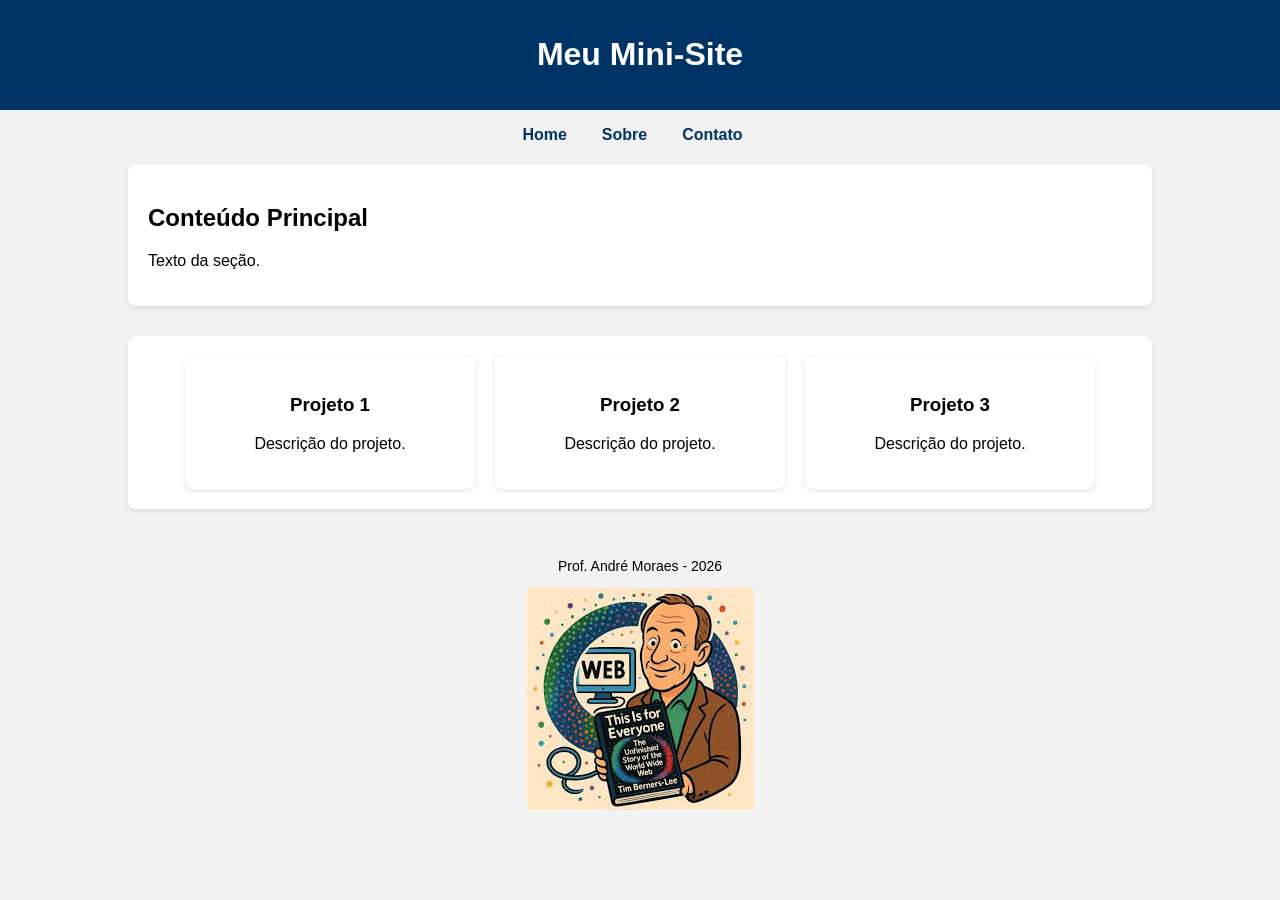
<file: roteiro-4/index.html>
<!DOCTYPE html>
<html lang="pt-BR">

<head>
    <meta charset="UTF-8">
    <meta name="viewport" content="width=device-width, initial-scale=1.0">
    <title>Mini-site</title>
    <link rel="stylesheet" href="assets/css/style.css">
</head>

<body>
    <header>
        <h1>Meu Mini-Site</h1>
    </header>

    <div class="container">
            <nav>
                <ul>
                    <li><a href="index.html">Home</a></li>
                    <li><a href="sobre.html">Sobre</a></li>
                    <li><a href="contato.html">Contato</a></li>
                </ul>
            </nav>

         <main>
            <section>
                <h2>Conteúdo Principal</h2>
                <p>Texto da seção.</p>
            </section>
            
            <section class="cards">
                <div class="card"><h3>Projeto 1</h3><p>Descrição do projeto.</p></div>
                <div class="card"><h3>Projeto 2</h3><p>Descrição do projeto.</p></div>
                <div class="card"><h3>Projeto 3</h3><p>Descrição do projeto.</p></div>
            </section>
        </main>

        <footer>
            <p>Prof. André Moraes - 2026</p>
            <img src="assets/img/caricature-tim-berners-lee.jpeg" alt="Foto do perfil">
        </footer>
    </div>
    
</body>

</html>
</file>
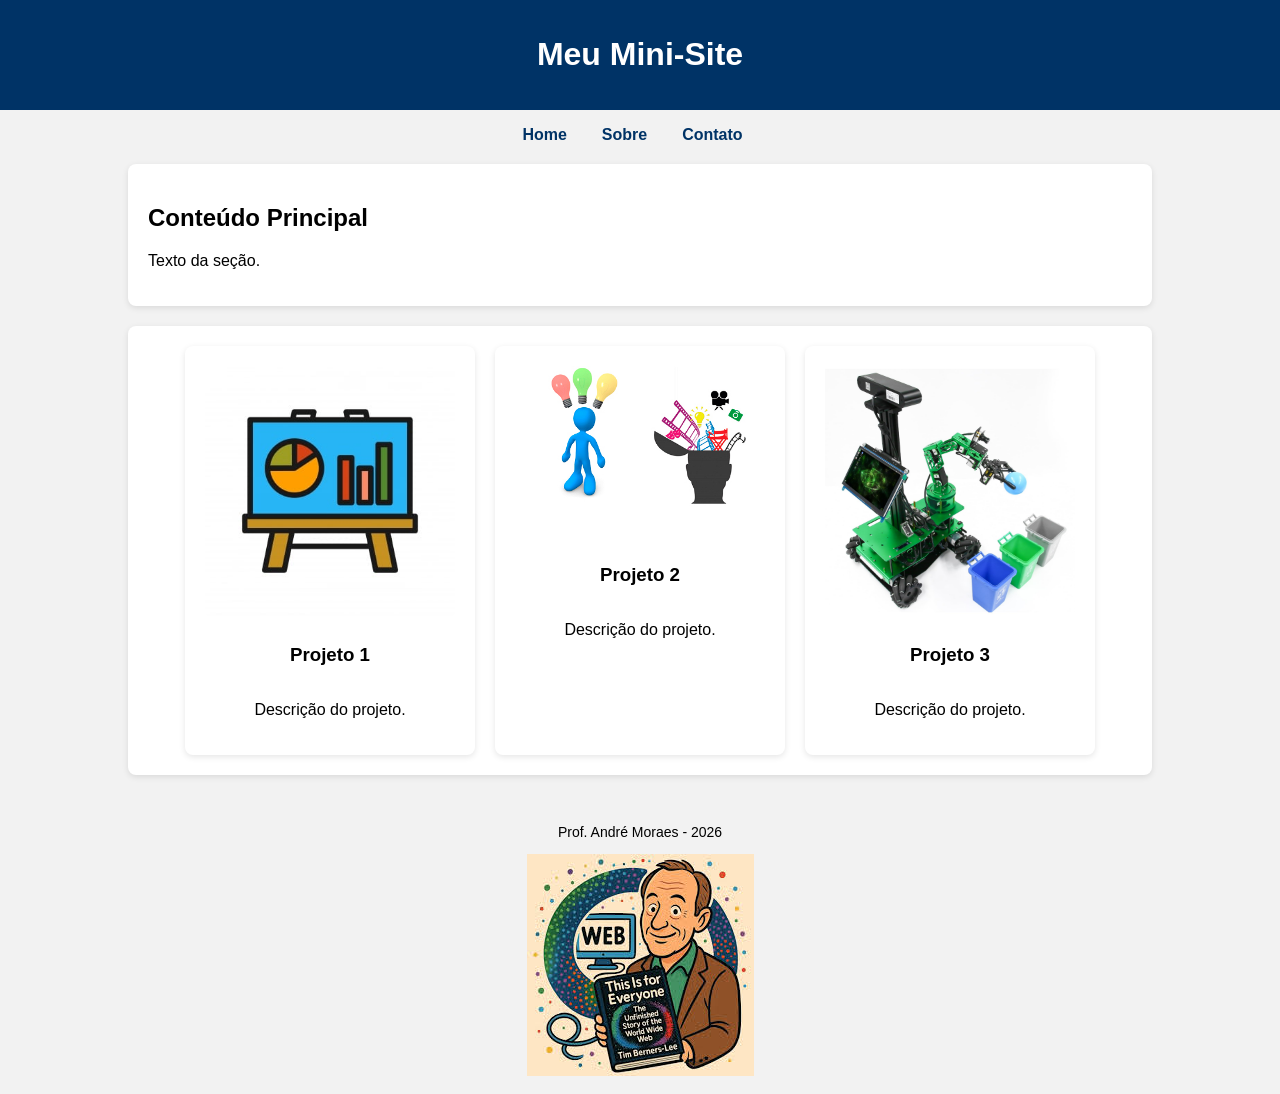
<file: roteiro-5/index.html>
<!DOCTYPE html>
<html lang="pt-BR">

<head>
    <meta charset="UTF-8">
    <meta name="viewport" content="width=device-width, initial-scale=1.0">
    <title>Mini-site</title>
    <link rel="stylesheet" href="assets/css/style.css">
</head>

<body>
    <header>
        <h1>Meu Mini-Site</h1>
    </header>

    <div class="container">
        <nav>
            <ul>
                <li><a href="index.html">Home</a></li>
                <li><a href="sobre.html">Sobre</a></li>
                <li><a href="contato.html">Contato</a></li>
            </ul>
        </nav>

        <main>
            <section>
                <h2>Conteúdo Principal</h2>
                <p>Texto da seção.</p>
            </section>
            
            <section class="cards">
                <div class="card">
                    <img src="assets/img/projeto-1.jpg" alt="Imagem do projeto 1">
                    <h3>Projeto 1</h3>
                    <p>Descrição do projeto.</p>
                </div>

                <div class="card">
                    <img src="assets/img/projeto-2.jpg" alt="Imagem do projeto 2">
                    <h3>Projeto 2</h3>
                    <p>Descrição do projeto.</p>
                </div>

                <div class="card">
                    <img src="assets/img/projeto-raspberry.jpg" alt="Imagem do projeto 3">
                    <h3>Projeto 3</h3>
                    <p>Descrição do projeto.</p>
                </div>

            </section>


        </main>
        
        <footer>
            <p>Prof. André Moraes - 2026</p>
            <img src="assets/img/caricature-tim-berners-lee.jpeg" alt="Foto do perfil">
        </footer>
    </div>
    
</body>

</html>
</file>
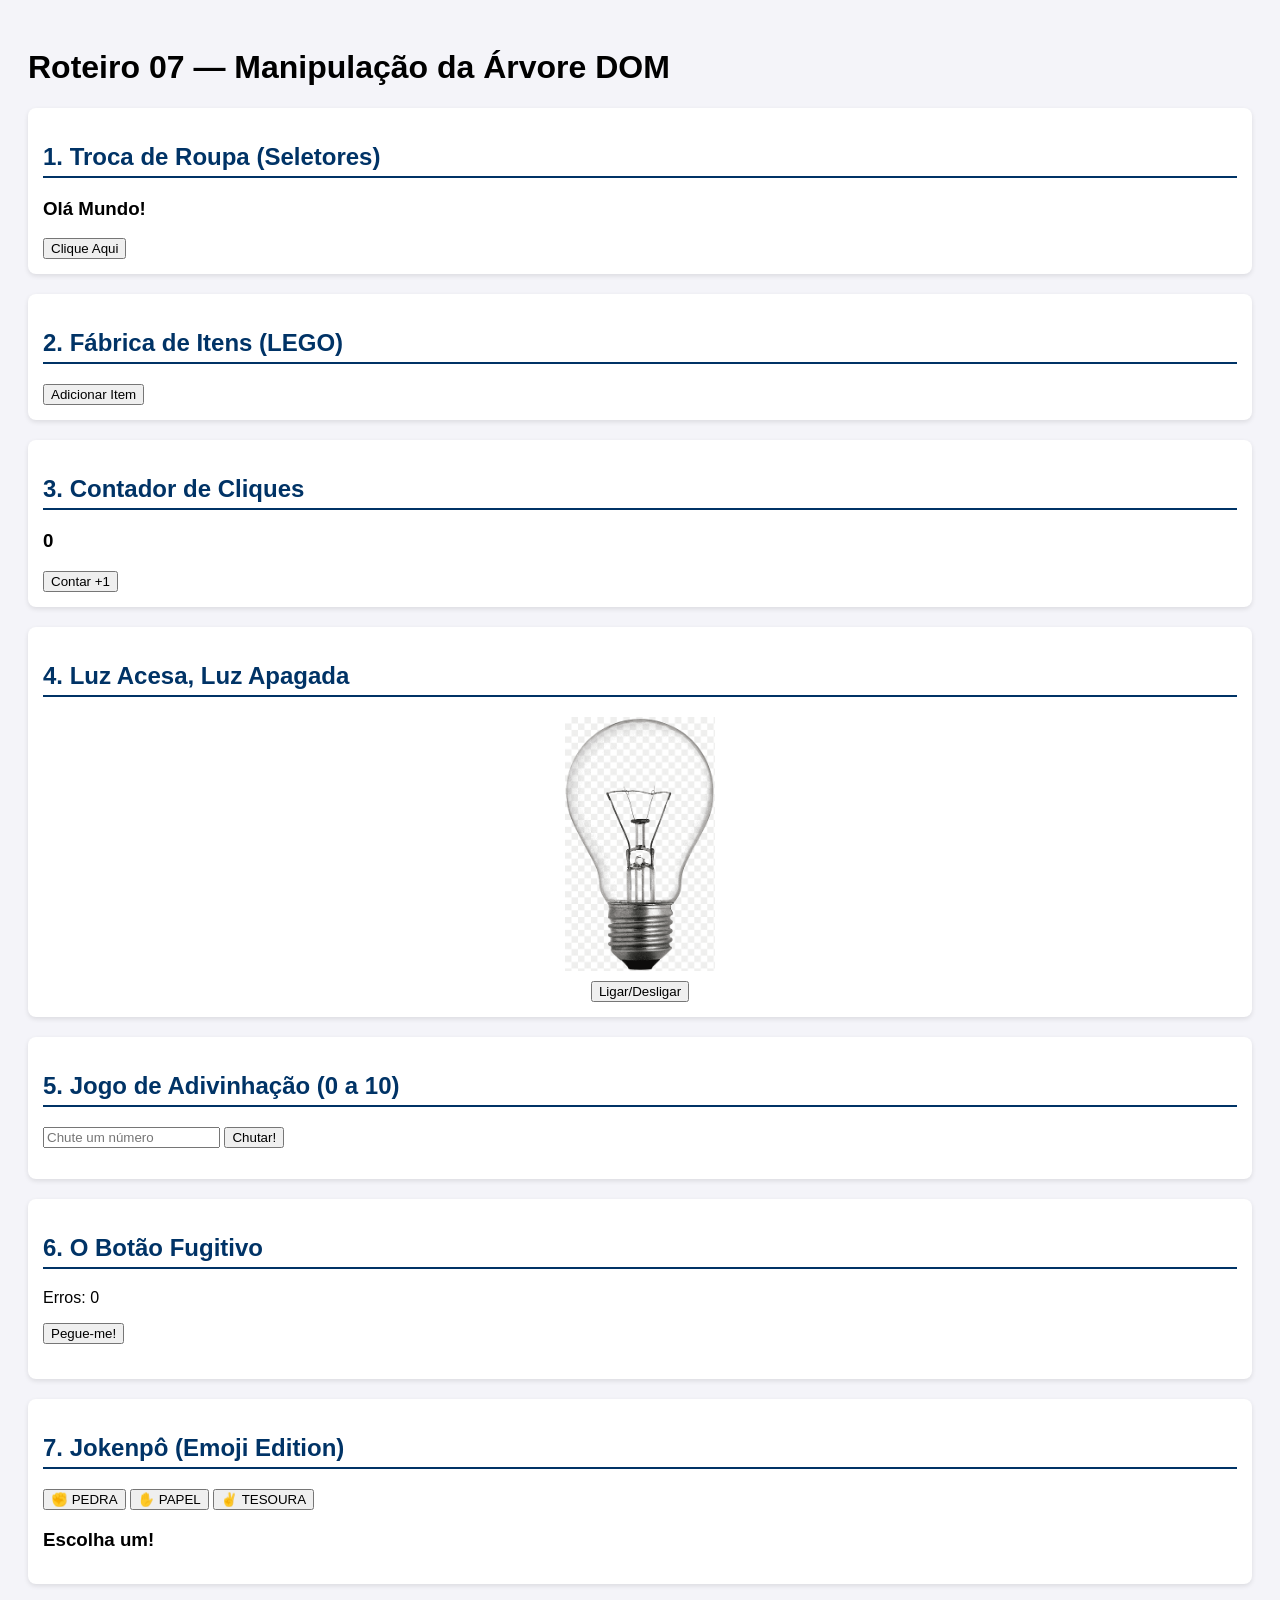
<file: roteiro-7/index.html>
<!DOCTYPE html>
<html lang="pt-BR">
<head>
    <meta charset="UTF-8">
    <meta name="viewport" content="width=device-width, initial-scale=1.0">
    <title>Roteiro 07 - Laboratório de DOM</title>
    <style>
        body { font-family: sans-serif; padding: 20px; background-color: #f4f4f9; }
        .box { background: white; padding: 15px; border-radius: 8px; box-shadow: 0 2px 5px rgba(0,0,0,0.1); margin-bottom: 20px; }
        h2 { color: #003366; border-bottom: 2px solid #003366; padding-bottom: 5px; }
        #fugitivo { position: absolute; transition: all 0.1s; }
        .lamp-container { text-align: center; }
        img { width: 150px; display: block; margin: 10px auto; }
    </style>
</head>
<body>

    <h1>Roteiro 07 — Manipulação da Árvore DOM</h1>

    <!-- ATIVIDADE 1: SELETORES -->
    <div class="box">
        <h2>1. Troca de Roupa (Seletores)</h2>
        <h3 id="titulo">Olá Mundo!</h3>
        <button onclick="mudarTexto()">Clique Aqui</button>
    </div>

    <!-- ATIVIDADE 2: FÁBRICA DE ELEMENTOS -->
    <div class="box">
        <h2>2. Fábrica de Itens (LEGO)</h2>
        <ul id="minhaLista"></ul>
        <button id="add">Adicionar Item</button>
    </div>

    <!-- ATIVIDADE 3: CONTADOR -->
    <div class="box">
        <h2>3. Contador de Cliques</h2>
        <h3 id="contador">0</h3>
        <button id="btnSoma">Contar +1</button>
    </div>

    <!-- ATIVIDADE 4: INTERRUPTOR -->
    <div class="box">
        <h2>4. Luz Acesa, Luz Apagada</h2>
        <div class="lamp-container">
            <img id="lampada" src="lampada-desligada.png" alt="Lâmpada">
            <button id="btnInterruptor">Ligar/Desligar</button>
        </div>
    </div>

    <!-- JOGO 1: ADIVINHAÇÃO -->
    <div class="box">
        <h2>5. Jogo de Adivinhação (0 a 10)</h2>
        <input type="number" id="palpite" placeholder="Chute um número">
        <button id="btnChutar">Chutar!</button>
        <p id="feedback"></p>
    </div>

    <!-- JOGO 2: BOTÃO FUGITIVO -->
    <div class="box" style="height: 150px; position: relative;">
        <h2>6. O Botão Fugitivo</h2>
        <p>Erros: <span id="contadorErros">0</span></p>
        <button id="fugitivo">Pegue-me!</button>
    </div>

    <!-- JOGO 3: JOKENPÔ -->
    <div class="box">
        <h2>7. Jokenpô (Emoji Edition)</h2>
        <button onclick="jogar('PEDRA')">✊ PEDRA</button>
        <button onclick="jogar('PAPEL')">✋ PAPEL</button>
        <button onclick="jogar('TESOURA')">✌️ TESOURA</button>
        <h3 id="resultadoJogo">Escolha um!</h3>
    </div>

    <script>
        // 1. Troca de Texto
        function mudarTexto() {
            const titulo = document.getElementById("titulo");
            titulo.innerText = "JavaScript funcionando!";
            titulo.style.color = "blue";
        }

        // 2. Fábrica de Elementos
        const lista = document.getElementById("minhaLista");
        document.getElementById("add").addEventListener("click", () => {
            const novoItem = document.createElement("li");
            novoItem.innerText = "Novo Item na Lista";
            lista.appendChild(novoItem);
        });

        // 3. Contador
        let valor = 0;
        const display = document.getElementById("contador");
        document.getElementById("btnSoma").addEventListener("click", () => {
            valor++;
            display.innerText = valor;
        });

        // 4. Interruptor
        const img = document.getElementById("lampada");
        let acesa = false;
        document.getElementById("btnInterruptor").addEventListener("click", () => {
            acesa = !acesa;
            img.src = acesa ? "lampada-acesa.jpg" : "lampada-desligada.png";
        });

        // 5. Adivinhação
        const segredo = Math.floor(Math.random() * 11);
        document.getElementById("btnChutar").addEventListener("click", () => {
            const chute = Number(document.getElementById("palpite").value);
            const texto = document.getElementById("feedback");
            if (chute === segredo) {
                texto.innerText = "Parabéns! Você acertou!";
                texto.style.color = "green";
            } else {
                texto.innerText = chute > segredo ? "Muito alto!" : "Muito baixo!";
                texto.style.color = "red";
            }
        });

        // 6. Botão Fugitivo
        const btnFugitivo = document.getElementById("fugitivo");
        const placar = document.getElementById("contadorErros");
        let erros = 0;
        btnFugitivo.addEventListener("mouseover", () => {
            erros++;
            placar.innerText = erros;
            const x = Math.random() * (window.innerWidth - 200);
            const y = Math.random() * 100; // Limitar ao container
            btnFugitivo.style.left = `${x}px`;
            btnFugitivo.style.top = `${y + 50}px`;
        });
        btnFugitivo.addEventListener("click", () => alert("Você me pegou!"));

        // 7. Jokenpô
        const opcoes = ['PEDRA', 'PAPEL', 'TESOURA'];
        function jogar(player) {
            const pc = opcoes[Math.floor(Math.random() * 3)];
            const res = document.getElementById("resultadoJogo");
            if (player === pc) {
                res.innerText = `Empate! Ambos escolheram ${pc}`;
            } else if (
                (player === 'PEDRA' && pc === 'TESOURA') ||
                (player === 'PAPEL' && pc === 'PEDRA') ||
                (player === 'TESOURA' && pc === 'PAPEL')
            ) {
                res.innerText = `Você Ganhou! ${player} vence ${pc}`;
            } else {
                res.innerText = `Você Perdeu! ${pc} vence ${player}`;
            }
        }
    </script>
</body>
</html>
</file>
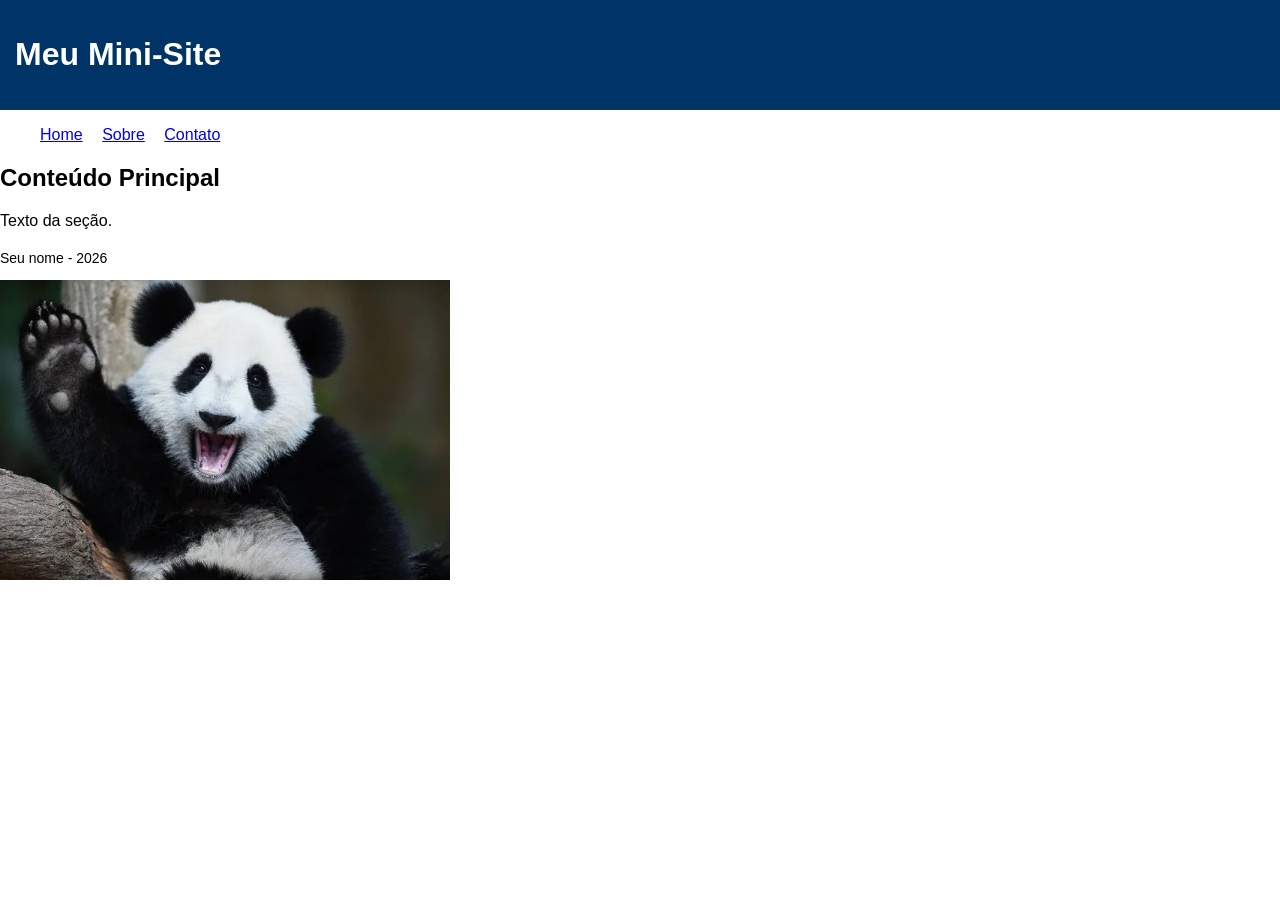
<file: roteiro2/index.html>
<!DOCTYPE html>
<html lang="pt-BR">

<head>
    <meta charset="UTF-8">
    <title>Mini-Site</title>
    <link rel="stylesheet" href="assets/css/style.css">
</head>

<body>
    <header>
        <h1>Meu Mini-Site</h1>
    </header>
    <nav>
        <ul>
            <li><a href="index.html">Home</a></li>
            <li><a href="sobre.html">Sobre</a></li>
            <li><a href="contato.html">Contato</a></li>
        </ul>
    </nav>
    <main>
        <section>
            <h2>Conteúdo Principal</h2>
            <p>Texto da seção.</p>
        </section>
    </main>
    <footer>
        <p>Seu nome - 2026</p>
        <!-- height: define altura -->
        <img src="./assets/img/panda.webp" height="300" alt="Foto1"> 
    </footer>
</body>

</html>
</file>
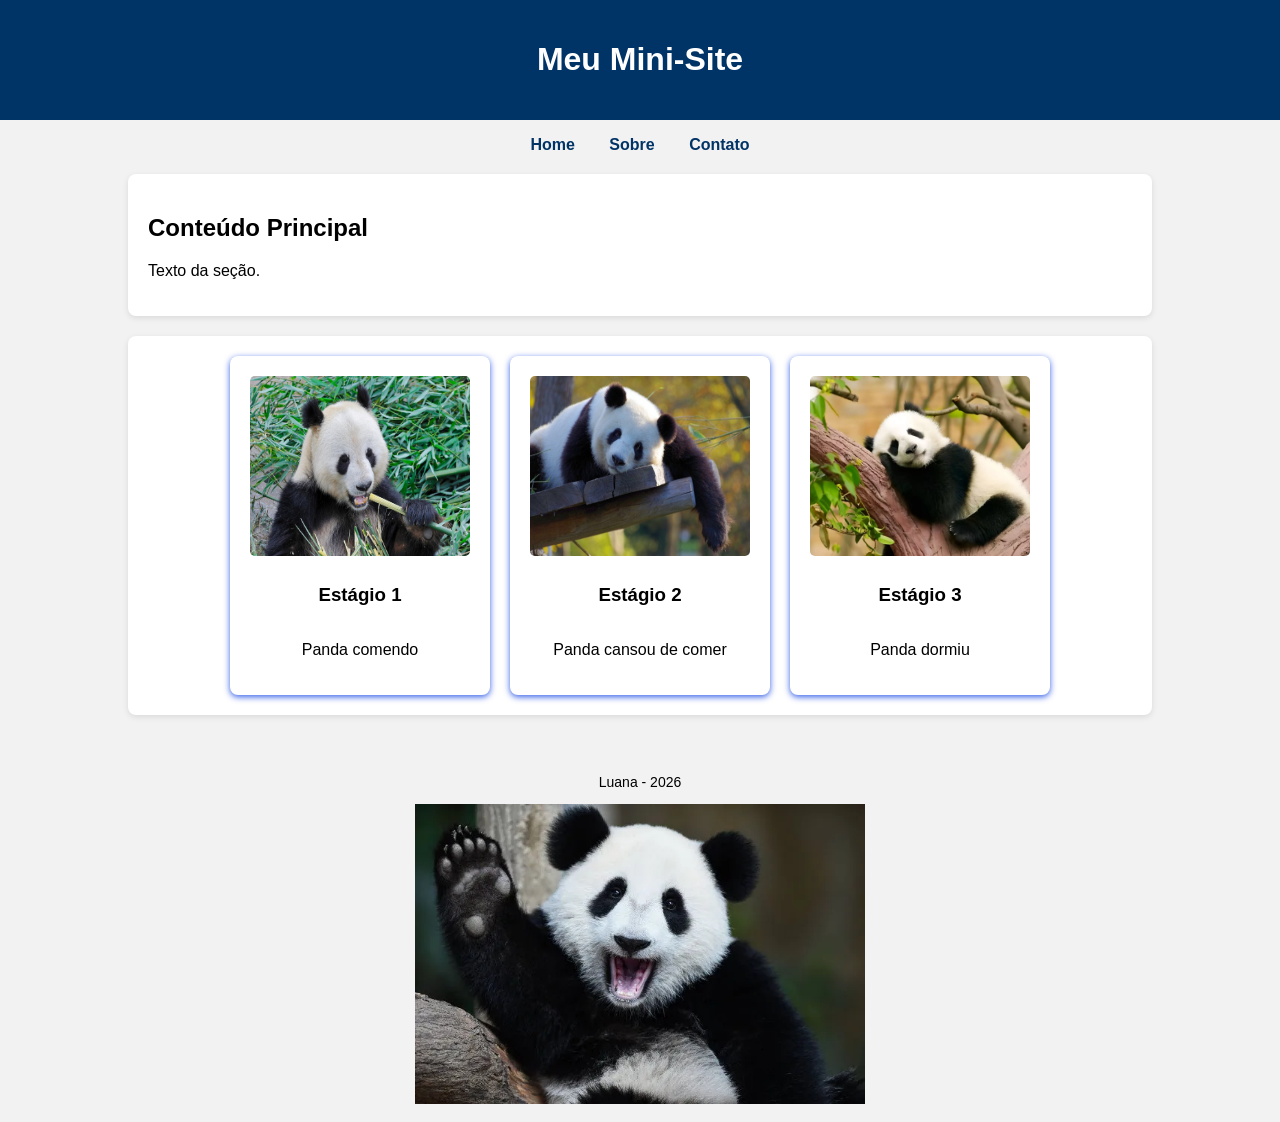
<file: roteiro3/index.html>
<!DOCTYPE html>
<html lang="pt-BR">

<head>
    <meta charset="UTF-8">
    <title>Mini-Site</title>
    <meta name="viewport" content="width=device-width, initial-scale=1.0">
    <link rel="stylesheet" href="assets/css/style.css">
</head>

<body>
    <header>
        <h1>Meu Mini-Site</h1>
    </header>

    <div class="container">
        <nav>
            <ul>
                <li><a href="index.html">Home</a></li>
                <li><a href="sobre.html">Sobre</a></li>
                <li><a href="contato.html">Contato</a></li>

            </ul>
        </nav>
        <main>
            <section>
                <h2>Conteúdo Principal</h2>
                <p>Texto da seção.</p>
            </section>
            <section class="cards">
                <div class="card">
                    <img src="assets/img/panda_comendo.jpg" alt="Projeto 1">
                    <h3>Estágio 1</h3>
                    <p>Panda comendo</p>
                </div>
                <div class="card">
                    <img src="assets/img/panda_cansado.jpg" alt="Projeto 1">
                    <h3>Estágio 2</h3>
                    <p>Panda cansou de comer</p>
                </div>
                <div class="card">
                    <img src="assets/img/panda_dormindo.webp" alt="Projeto 1">
                    <h3>Estágio 3</h3>
                    <p>Panda dormiu</p>
                </div>
            </section>
            
        </main>
        <footer>
            <p>Luana - 2026</p>
            <!-- height: define altura -->
            <img src="./assets/img/panda.webp" height="300" alt="Foto1">
        </footer>
    </div>
</body>

</html>
</file>
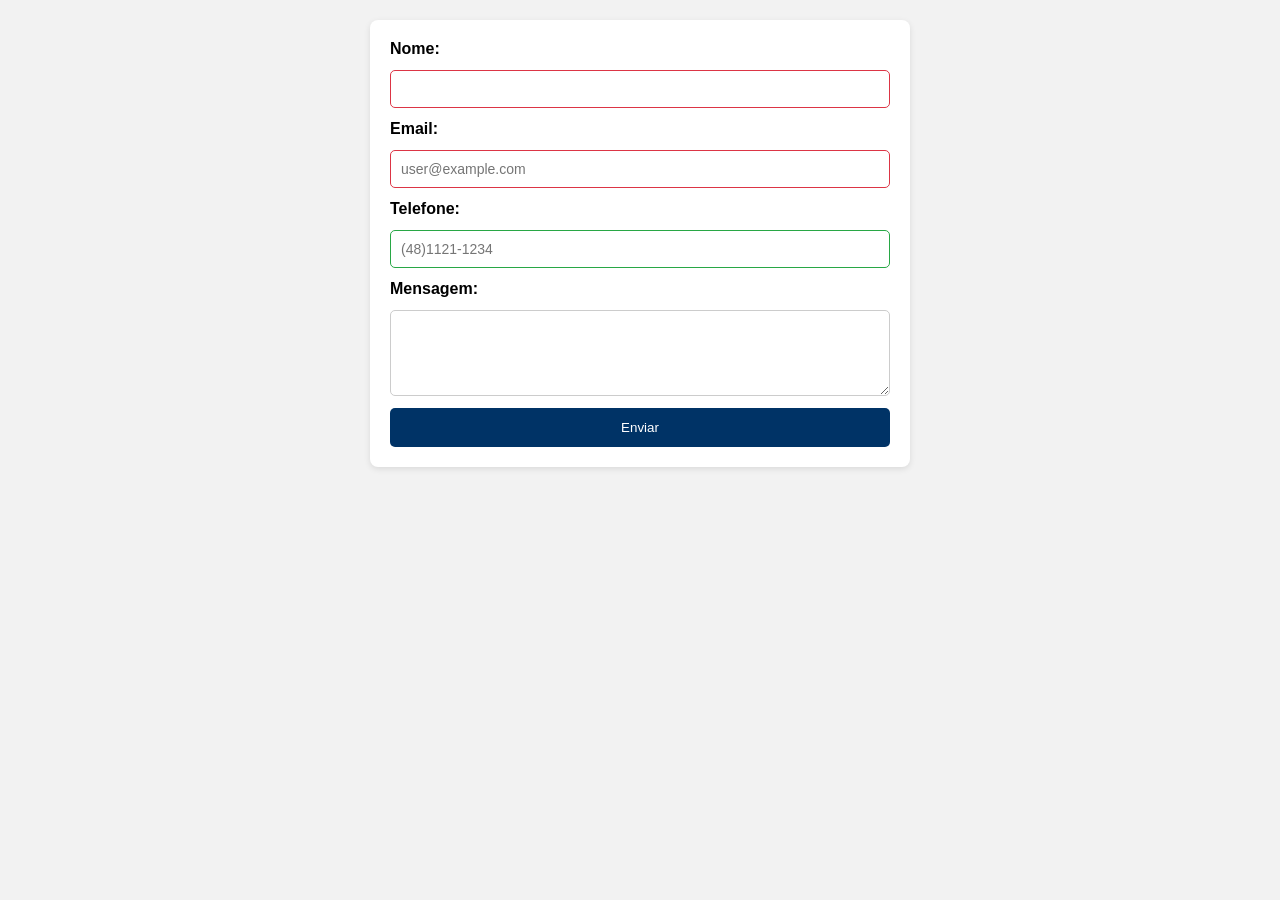
<file: roteiro-6/contato.html>
<!DOCTYPE html>
<html lang="en">

<head>
    <meta charset="UTF-8">
    <meta name="viewport" content="width=device-width, initial-scale=1.0">
    <title>Formulário de Contato</title>
    <link rel="stylesheet" href="assets/css/style.css">

</head>

<body>
    <form>
        <label for="nome">Nome:</label>
        <input type="text" id="nome" required minlength="3">
        <label for="email" required>Email:</label>
        <input type="email" id="email" required placeholder="user@example.com">
        <label for="telefone">Telefone:</label>
        <!-- <input type="tel" id="telefone" pattern="\d{3}-\d{3}-\d{4}" placeholder="123-456-7890"> -->
        <input type="tel" id="telefone" pattern="[0-9]{10,11}" placeholder="(48)1121-1234">
        <label for="mensagem">Mensagem:</label>
        <textarea id="mensagem" rows="4"></textarea>
        <button type="submit">Enviar</button>
    </form>
</body>

</html>
</file>
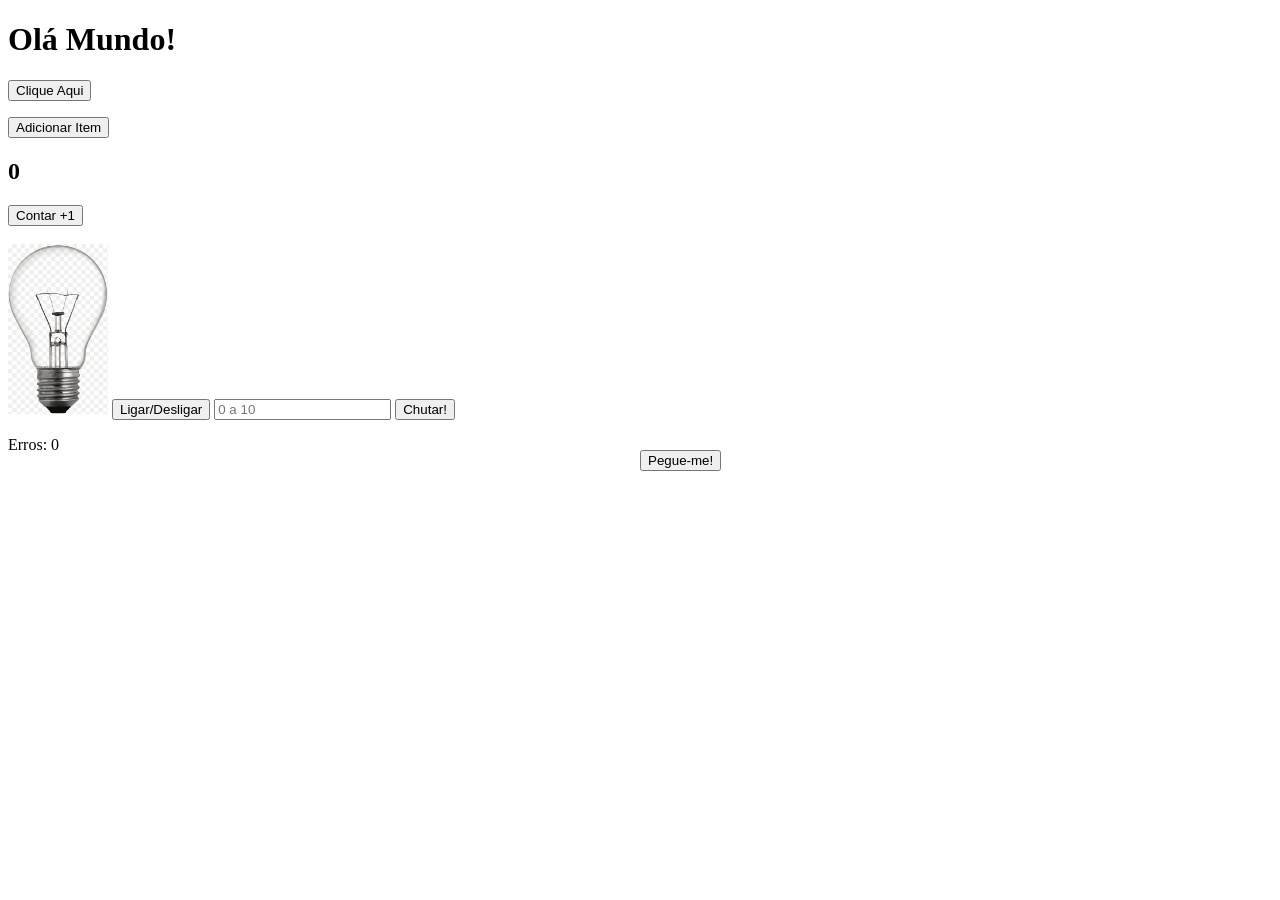
<file: roteiro-7/dom-teste.html>
<!DOCTYPE html>
<html lang="en">

<head>
    <meta charset="UTF-8">
    <meta name="viewport" content="width=device-width, initial-scale=1.0">
    <title>Document</title>
</head>

<body>
    <h1 id="titulo">Olá Mundo!</h1>
    <button onclick="mudarTexto()">Clique Aqui</button>

    <ul id="minhaLista"></ul>
    <button id="add">Adicionar Item</button>

    <h2 id="contador">0</h2>
    <button id="btnSoma">Contar +1</button>


    <br>
    <br>

    <img id="lampada" src="lampada-desligada.png" style="width:100px">
    <button id="btnInterruptor">Ligar/Desligar</button>

    <!-- Jogo de Adivinhação -->
    <input type="number" id="palpite" placeholder="0 a 10">
    <button id="btnChutar">Chutar!</button>
    <p id="feedback"></p>

    <!-- Jogo do Botão Fugitivo -->
    <p>Erros: <span id="contadorErros">0</span></p>
    <button id="fugitivo" style="position: absolute; left: 50%; top: 50%;">
        Pegue-me!
    </button>


    <script>
        // ============================================================
        // == DEFINIÇÃO DE VARIÁVEIS E SELETORES DE ELEMENTOS DO DOM ==
        // ============================================================
        const lista = document.getElementById("minhaLista");
        const botao = document.getElementById("add");
        let valor = 0;
        const display = document.getElementById("contador");
        const interruptor = document.getElementById("btnSoma");

        const img = document.getElementById("lampada");
        let acesa = false;
        const btnInterruptor = document.getElementById("btnInterruptor");

        const segredo = Math.floor(Math.random() * 11);
        const campo = document.getElementById("palpite");
        const texto = document.getElementById("feedback");
        const btnChutar = document.getElementById("btnChutar");

        const btn = document.getElementById("fugitivo");
        const placar = document.getElementById("contadorErros");
        let erros = 0;

        // ============================================================


        btn.addEventListener("mouseover", () => {
            erros++;
            placar.innerText = erros;

            // Mudar posição aleatoriamente
            const x = Math.random() * (window.innerWidth - 100); // Subtrai 100 para evitar que o botão fique parcialmente fora da tela
            const y = Math.random() * (window.innerHeight - 50); // Subtrai 50 para evitar que o botão fique parcialmente fora da tela

            btn.style.left = `${x}px`;
            btn.style.top = `${y}px`;
        });




        btnChutar.addEventListener("click", () => {
            const chute = Number(campo.value);
            if (chute === segredo) {
                texto.innerText = " Parabéns! Você acertou!";
                texto.style.color = "green";
            } else {
                texto.innerText = chute > segredo ? "Muito alto!" : "Muito baixo!"; // Exibe se o chute foi alto ou baixo
                texto.style.color = "red";
            }
        });




        btnInterruptor.addEventListener("click", () => {
            acesa = !acesa;
            img.src = acesa ? "lampada-acesa.jpg" : "lampada-desligada.png";
        });




        interruptor.addEventListener("click", () => {
            valor++; // Incrementa o valor em 1
            display.innerText = valor; // Atualiza o texto do elemento para mostrar o novo valor
        });


        botao.addEventListener("click", () => {
            const novoItem = document.createElement("li"); // Cria um novo elemento <li>
            novoItem.innerText = "Novo Item na Lista"; // Define o texto do novo item    
            lista.appendChild(novoItem); // Adiciona o novo item à lista
        });

        function exemplo() { alert("Texto alterado!") }

        function mudarTexto() {
            const titulo = document.getElementById("titulo"); // Obtém o elemento pelo ID
            titulo.innerText = "Texto alterado!"; // Altera o texto do elemento
            titulo.style.color = "blue"; // Altera a cor do texto para azul
        }
    </script>
</body>

</html>
</file>
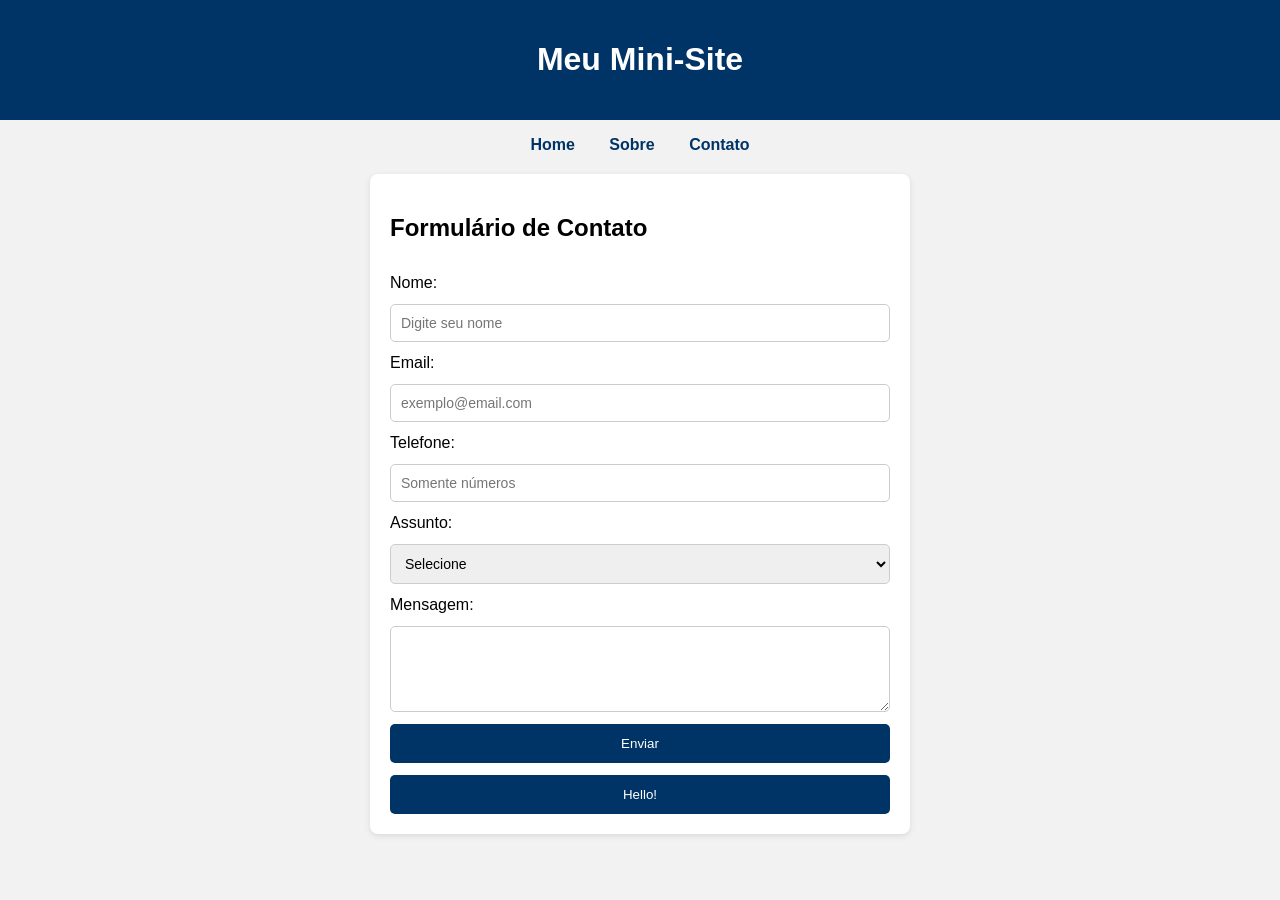
<file: roteiro3/contato.html>
<!DOCTYPE html>
<html lang="pt-BR">

<head>
    <meta charset="UTF-8">
    <title>Mini-Site</title>
    <meta name="viewport" content="width=device-width, initial-scale=1.0">
    <link rel="stylesheet" href="assets/css/style.css">
    <link rel="stylesheet" href="assets/css/contato.css">

</head>

<body>
    <header>
        <h1>Meu Mini-Site</h1>
    </header>
    <div class="container">
        <nav>
            <ul>
                <li><a href="index.html">Home</a></li>
                <li><a href="sobre.html">Sobre</a></li>
                <li><a href="contato.html">Contato</a></li>
            </ul>
        </nav>
    </div>
    <div class="formulario">
        <form class="form-contato">
            <h2>Formulário de Contato</h2>
            <label for="nome">Nome:</label>
            <input type="text" id="nome" required minlength="3" placeholder="Digite seu nome">
            <label for="email">Email:</label>
            <input type="email" id="email" required placeholder="exemplo@email.com">
            <label for="telefone">Telefone:</label>
            <input type="tel" id="telefone" pattern="[0-9]{10,11}" placeholder="Somente números">
            <label for=" assunto">Assunto:</label>
            <select id="assunto">
                <option value="">Selecione</option>
                <option value="duvida">Dúvida</option>
                <option value="sugestao">Sugestão</option>
                <option value="contato">Contato</option>
            </select>
            <label for="mensagem">Mensagem:</label>
            <textarea id="mensagem" rows="4" required></textarea>
            <button type="submit">Enviar</button>
            <button type="button" onclick="document.getElementById('nome').value = 'Hello JavaScript!' ">Hello!</button>
        </form>
    </div>
    <script src="assets/js/script.js"></script>
</body>

</html>
<!-- Tenho que criar um formulário em contato -->
</file>
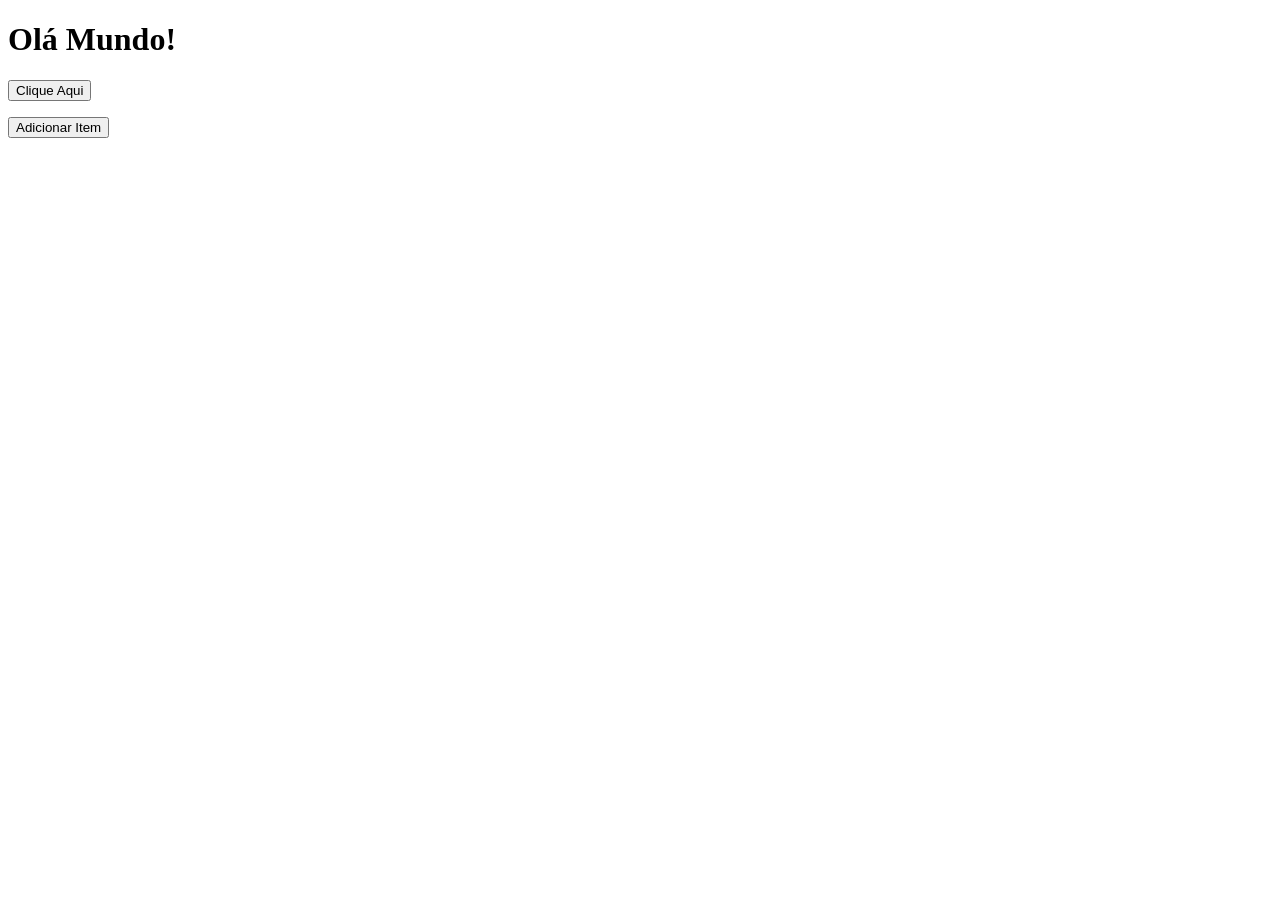
<file: Teste/dom-teste.html>
<!DOCTYPE html>
<html lang="en">

<head>
    <meta charset="UTF-8">
    <meta name="viewport" content="width=device-width, initial-scale=1.0">
    <title>Document</title>
</head>

<body>
    <h1 id="titulo">Olá Mundo!</h1>
    <button onclick="mudarTexto()">Clique Aqui</button>
    <!-- <button onmousemove="mudarTexto()">Clique Aqui</button> -->

    <ul id="minhaLista"></ul>
    <button id="add">Adicionar Item</button>

    <script>
        const lista = document.getElementById("minhaLista");
        const botao = document.getElementById("add");
        let valor = 0;
        const display = document.getElementById("contador");
        const interruptor = document.getElementById("btnSoma");
        const img = document.getElementById("lampada");
        let acesa = false;
        const bthInterruptor = document.getElementById

        interruptor.addEventListener("click", () => {});



        botao.addEventListener("click", () => { 
            const novoItem = document.createElement("li"); // 1. Criar o elemento
            novoItem.innerText = "Novo Item na Lista"; // 2. Dar conteúdo ao elemento
            lista.appendChild(novoItem); // 3. Adicionar na página
        });

        function exemplo() { alert("Texto alterado!") }

        function mudarTexto() {
            const titulo = document.getElementById("titulo");
            titulo.innerText = "JavaScript funcionando!";
            titulo.style.color = "blue";
        }
    </script>
</body>

</html>
</file>
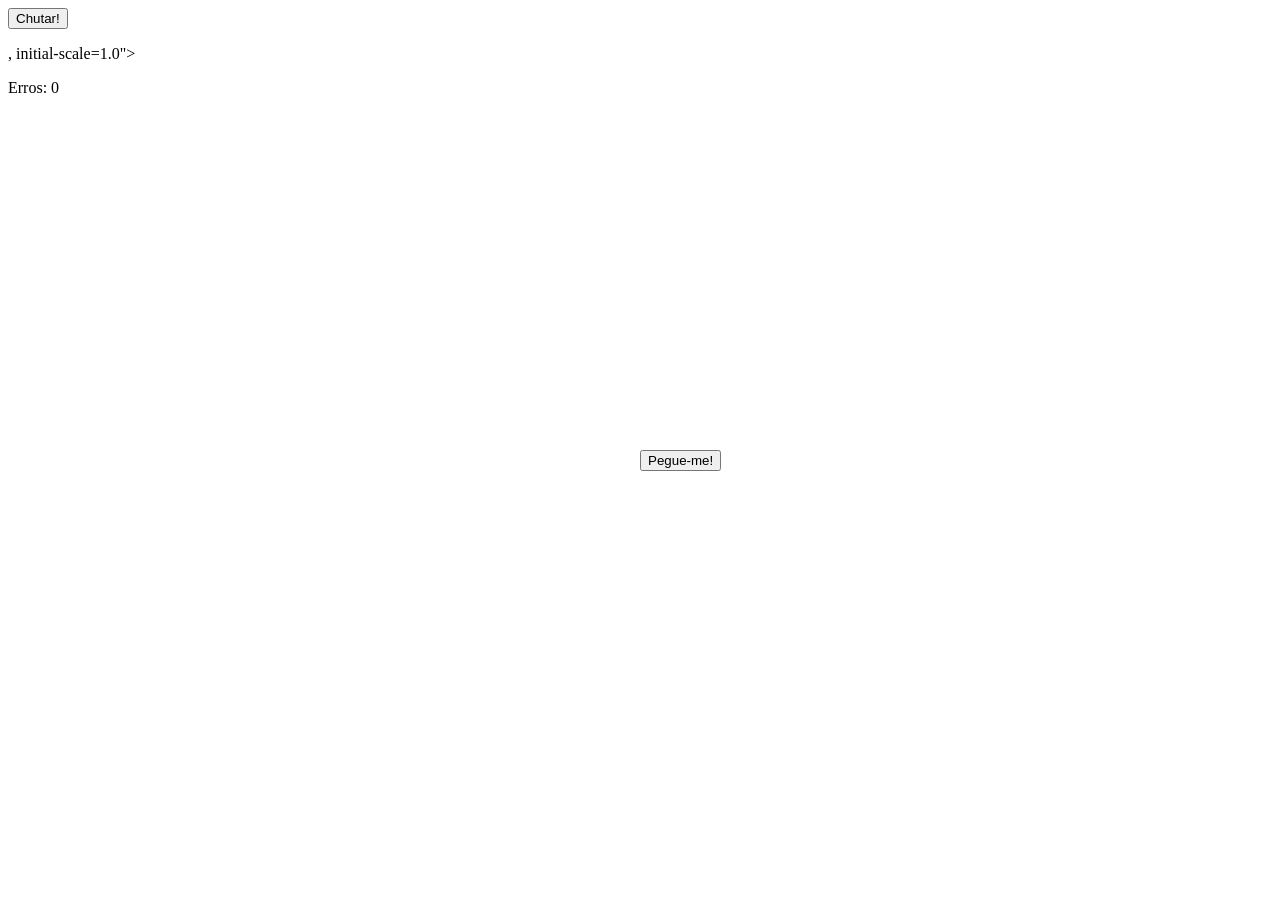
<file: Teste/jogo-de-adivinhacao.html>
<!DOCTYPE html>
<html lang="en">

<head>
    <meta charset="UTF-8">
    <meta name="viewport" content="width=<input type=" number" id="palpite" placeholder="0 a 10">
    <button id="btnChutar">Chutar!</button>
    <p id="feedback"></p>
</head>

<body>
    <script>
        const segredo = Math.floor(Math.random() * 11);
        const campo = document.getElementById("palpite");
        const texto = document.getElementById("feedback");
        document.getElementById("btnChutar");
        btnChutar.addEventListener("click", () => {
            const chute = Number(campo.value);
                if (chute === segredo) {
                    texto.innerText = " Parabéns! Você acertou!";
                    texto.style.color = "green";
                } else {
                    texto.innerText = chute > segredo ? "Muito alto!" : "Muito baixo!";
                    texto.style.color = "red";
                }
            });
    </script>, initial-scale=1.0">
    <title>Document</title>
    <p>Erros: <span id="contadorErros">0</span></p>
    <button id="fugitivo" style="position: absolute; left: 50%; top: 50%;">
        Pegue-me!
    </button>
    <script>
        const btn = document.getElementById("fugitivo");
        const placar = document.getElementById("contadorErros");
        let erros = 0;
        btn.addEventListener("mouseover", () => {
            erros++;
            placar.innerText = erros;
            // Mudar posição aleatoriamente
            const x = Math.random() * (window.innerWidth - 100);
            const y = Math.random() * (window.innerHeight - 50);
            btn.style.left = ‘${ x } px‘;
            btn.style.top = ‘${ y } px‘;
        });
        btn.addEventListener("click", () => alert(" Você me pegou!"));
    </script>
</body>

</html>
</file>
<file: roteiro-4/assets/css/style.css>
body {
    font-family: Arial, sans-serif;
    margin: 0;
    background-color: #f2f2f2;
}

.container{
    width: 80%;
    margin: 0 auto;
    
}

header {
    background-color: #003366;
    color: white;
    padding: 15px;
    text-align: center;
}

nav ul {
    display: flex;
    justify-content: center;
    gap: 20px;
    list-style: none;
    padding: 0;
    text-align: center;
}

nav li {
    display: inline;
    margin-right: 15px;
}

nav a{
    text-decoration: none;
    color: #003366;
    font-weight: bold;
}

nav a:hover {
    color: #ff6600;
}

section{
    background-color: white;
    padding: 20px;
    margin-top: 20px;
    border-radius: 8px;
    box-shadow: 0px 2px 6px rgba(0,0,0,0.1);
}

footer {
    margin-top: 20px;
    padding: 15px;
    text-align: center;
    font-size: 14px;
}


.cards{
    display: flex;
    gap: 20px;
    justify-content: center;
    flex-wrap: wrap;
    margin-top: 30px;
}

.card{
    background-color: white;
    padding: 20px;
    width: 250px;
    border-radius: 8px;
    box-shadow: 0px 2px 6px rgba(0,0,0,0.1);
    text-align: center;
}

@media(max-width: 768px){
    .cards{
        flex-direction: column;
        align-items: center;
    }
}
</file>
<file: roteiro-5/assets/css/style.css>
body {
    font-family: Arial, sans-serif;
    margin: 0;
    background-color: #f2f2f2;
}

.container{
    width: 80%;
    margin: 0 auto;
    
}

/* Configuração do contêiner secundário, apenas para teste */
.container2{
    width: 40%;
    margin: 20px auto;
    
}


/* Configuração do cabeçalho */
header {
    background-color: #003366;
    color: white;
    padding: 15px;
    text-align: center;
}

/* Configuração do menu */
nav ul {
    display: flex; /* Define o layout flexível para os itens do menu */
    justify-content: center; /* Centraliza os itens horizontalmente */
    gap: 20px; /* Adiciona um espaço de 20px entre os itens do menu */
    list-style: none;
    padding: 0;
    text-align: center;
}

/* Configuração dos itens do menu */
nav li {
    display: inline;
    margin-right: 15px;
}

/* Configuração dos links do menu */
nav a{
    text-decoration: none;
    color: #003366;
    font-weight: bold;
}

/* Configuração do hover nos links do menu */
nav a:hover {
    color: #ff6600;
    /*font-size: 25px;*/
     background-color: darkorchid; /*cor de fundo do link quando o mouse passar por cima* */
}

/* Configuração da seção principal */
section{
    background-color: white;
    padding: 20px;
    margin-top: 20px;
    border-radius: 8px;
    box-shadow: 0px 2px 6px rgba(0,0,0,0.1);
}


 /* Configuração do rodapé, onde ficam as informações finais do site */
footer {
    margin-top: 20px;
    padding: 15px;
    text-align: center;
    font-size: 14px;
}

/* Configuração nos espaços dos cards, onde ficam todos os projetos */
.cards{
    display: flex;
    gap: 20px;
    border-radius: 8px;
    box-shadow: 0px 2px 6px rgba(0,0,0,0.1);
    justify-content: center;
    text-align: center;
}

/* Configuração de cards internos, que representam cada projeto indivudual */
.card{
    display: flex;
    flex-direction: column;
    background-color: white;
    padding: 20px;
    width: 250px;
    border-radius: 8px;
    box-shadow: 0px 2px 6px rgba(0,0,0,0.1);
    text-align: center;
} 

/* Imagem do card */
.card img{
    width: 100%;
    border-radius: 5px;
    margin-bottom: 10px;
    height: auto;
}

/* Efeito de hover nos cards */
.card:hover {
    transform: translateY(-5px);
    box-shadow: 0px 4px 12px rgba(0,0,0,0.2);
    transition: all 0.3s ease;
}

/* Layout adaptável para telas menores */
@media(max-width: 768px){
    .cards{
        flex-direction: column;
        align-items: center;
    }
}
</file>
<file: roteiro2/assets/css/style.css>
body {
    font-family: Arial, sans-serif;
    margin: 0;
}

header {
    background-color: #003366;
    color: white;
    padding: 15px;
}

nav ul {
    list-style: none;
}

nav li {
    display: inline;
    margin-right: 15px;
}

footer {
    margin-top: 20px;
    font-size: 14px;
}
</file>
<file: roteiro3/assets/css/style.css>
body {
    font-family: Arial, sans-serif;
    margin: 0;
    background-color: #f2f2f2;
}

.container {
    width: 80%;
    margin: 0 auto;
}

header {
    background-color: #003366;
    color: white;
    padding: 20px;
    text-align: center;
}

nav ul {
    list-style: none;
    padding: 0;
    text-align: center;
}

nav li {
    display: inline;
    margin: 0 15px;
}

nav a {
    text-decoration: none;
    color: #003366;
    font-weight: bold;
}

nav a:hover {
    color: #ff6600;
}

section {
    background-color: white;
    padding: 20px;
    margin-top: 20px;
    border-radius: 8px;
    box-shadow: 0px 2px 6px rgba(0, 0, 0, 0.1);
}

footer {
    margin-top: 30px;
    padding: 15px;
    text-align: center;
    font-size: 14px;
}

.cards {
    display:flex;
    gap: 20px;
    /* border-radius: 8px; */
    /* box-shadow: 0px 2px 6px rgba(6, 57, 225, 0.8); opacidade 0,8 */
    justify-content: center;
    text-align:center
}

.card {
    display: flex;
    flex-direction: column;
    background-color: white;
    padding: 20px;
    width: 220px;
    border-radius: 8px;
    box-shadow: 0px 2px 6px rgb(6, 57, 225, 0.8); 
    text-align: center;
}

.card img{
    width: 100%;
    border-radius: 5px;
    margin-bottom: 10px;
    height: 180px;
}

/* Quando passa o mouse em cima, aumenta e brilha */
.card:hover {
transform: rotate(3deg);
box-shadow: 0px 4px 12px rgba(0,0,0,0.2);
transition: all 0.3s ease;
}

.cards:hover {
transform: translateY(-5px);
box-shadow: 0px 4px 12px rgba(23, 118, 191, 0.644);
background-color: rgba(42, 130, 162, 0.385);
transition: all 0.3s ease;
}


/*Adiciona responsividade */
@media(max-width: 768px){
.cards{
flex-direction: column;
align-items: center;
}
}
</file>
<file: roteiro-6/assets/css/style.css>
body {
    font-family: Arial, sans-serif;
    margin: 0;
    background-color: #f2f2f2;
}

.container{
    width: 80%;
    margin: 0 auto;
    
}

/* Configuração do contêiner secundário, apenas para teste */
.container2{
    width: 40%;
    margin: 20px auto;
    
}


/* Configuração do cabeçalho */
header {
    background-color: #003366;
    color: white;
    padding: 15px;
    text-align: center;
}

/* Configuração do menu */
nav ul {
    display: flex; /* Define o layout flexível para os itens do menu */
    justify-content: center; /* Centraliza os itens horizontalmente */
    gap: 20px; /* Adiciona um espaço de 20px entre os itens do menu */
    list-style: none;
    padding: 0;
    text-align: center;
}

/* Configuração dos itens do menu */
nav li {
    display: inline;
    margin-right: 15px;
}

/* Configuração dos links do menu */
nav a{
    text-decoration: none;
    color: #003366;
    font-weight: bold;
}

/* Configuração do hover nos links do menu */
nav a:hover {
    color: #ff6600;
    /*font-size: 25px;*/
     background-color: darkorchid; /*cor de fundo do link quando o mouse passar por cima* */
}

/* Configuração da seção principal */
section{
    background-color: white;
    padding: 20px;
    margin-top: 20px;
    border-radius: 8px;
    box-shadow: 0px 2px 6px rgba(0,0,0,0.1);
}


 /* Configuração do rodapé, onde ficam as informações finais do site */
footer {
    margin-top: 20px;
    padding: 15px;
    text-align: center;
    font-size: 14px;
}

/* Configuração nos espaços dos cards, onde ficam todos os projetos */
.cards{
    display: flex;
    gap: 20px;
    border-radius: 8px;
    box-shadow: 0px 2px 6px rgba(0,0,0,0.1);
    justify-content: center;
    text-align: center;
}

/* Configuração de cards internos, que representam cada projeto indivudual */
.card{
    display: flex;
    flex-direction: column;
    background-color: white;
    padding: 20px;
    width: 250px;
    border-radius: 8px;
    box-shadow: 0px 2px 6px rgba(0,0,0,0.1);
    text-align: center;
} 

/* Imagem do card */
.card img{
    width: 100%;
    border-radius: 5px;
    margin-bottom: 10px;
    height: auto;
}

/* Efeito de hover nos cards */
.card:hover {
    transform: translateY(-5px);
    box-shadow: 0px 4px 12px rgba(0,0,0,0.2);
    transition: all 0.3s ease;
}

/* Layout adaptável para telas menores */
@media(max-width: 768px){
    .cards{
        flex-direction: column;
        align-items: center;
    }
}


/* FORM CONFIGURATIONS */

/* Configuração do formulário para que os campos ocupem a linha completa. */
form {
    display: flex;
    flex-direction: column;
    gap: 12px;
    background-color: white;
    padding: 20px;
    border-radius: 8px;
    box-shadow: 0px 2px 6px rgba(0,0,0,0.1);
    /* max-width: 30%; */
    max-width: 500px;
    margin: 20px auto;
}
/* Configuração das labels para que fiquem em negrito. */
label {
    font-weight: bold;
}

/* Configuração dos campos de entrada para que contenham uma borda e um espaçamento antes/depois. */
input, textarea,select {
    padding: 10px;
    border: 1px solid #ccc;
    border-radius: 5px;
    font-size: 14px;
}

/* Configuração do foco nos campos de entrada com uma borda suave */
input:focus, textarea:focus, select:focus {
    outline: none;
    border-color: #003366;
    box-shadow: 0 0 5px rgba(0, 51, 102, 0.5);
}

/* Configuração do botão de envio para que tenha uma cor de fundo e um efeito de hover. */
button {
    background-color: #003366;
    color: white;
    padding: 12px;
    border: none;
    border-radius: 5px;
    cursor: pointer;
    transition: background-color 0.3s ease;
}

button:hover {
    background-color: #ff6600;
    /* background-color: #0055aa; */
}

input:valid{
    border-color: #28a745;
}
input:invalid{
    border-color: #dc3545;
}

/* Serve para dispositivos móveis, e fará com que o formulário ocupe a largura total da tela ao ser redimensionado */
@media(max-width: 768px){
form {
    width: 90%;
}
}
</file>
<file: roteiro3/assets/css/contato.css>
form {
    display: flex;
    flex-direction: column;
    gap: 12px;
    background-color: white;
    padding: 20px;
    border-radius: 8px;
    box-shadow: 0px 2px 6px rgba(0, 0, 0, 0.1);
    max-width: 500px;
    margin: 20px auto;
}

input,
textarea,
select {
    padding: 10px;
    border: 1px solid #ccc;
    border-radius: 5px;
    font-size: 14px;
}

input:focus,
textarea:focus,
select:focus {
    outline: none;
    border-color: #1838cb;
    box-shadow: 0 0 5px rgba(0, 51, 102, 0.3);
}

button {
    background-color: #003366;
    color: white;
    padding: 12px;
    border: none;
    border-radius: 5px;
    cursor: pointer;
    transition: background-color 0.3s ease;
}

button:hover {
    background-color: #0055aa;

    input:valid {
        border-color: green;
    }

    input:invalid {
        border-color: red;
    }

    @media(max-width: 768px) {
        form {
            width: 90%;
        }
    }
</file>
